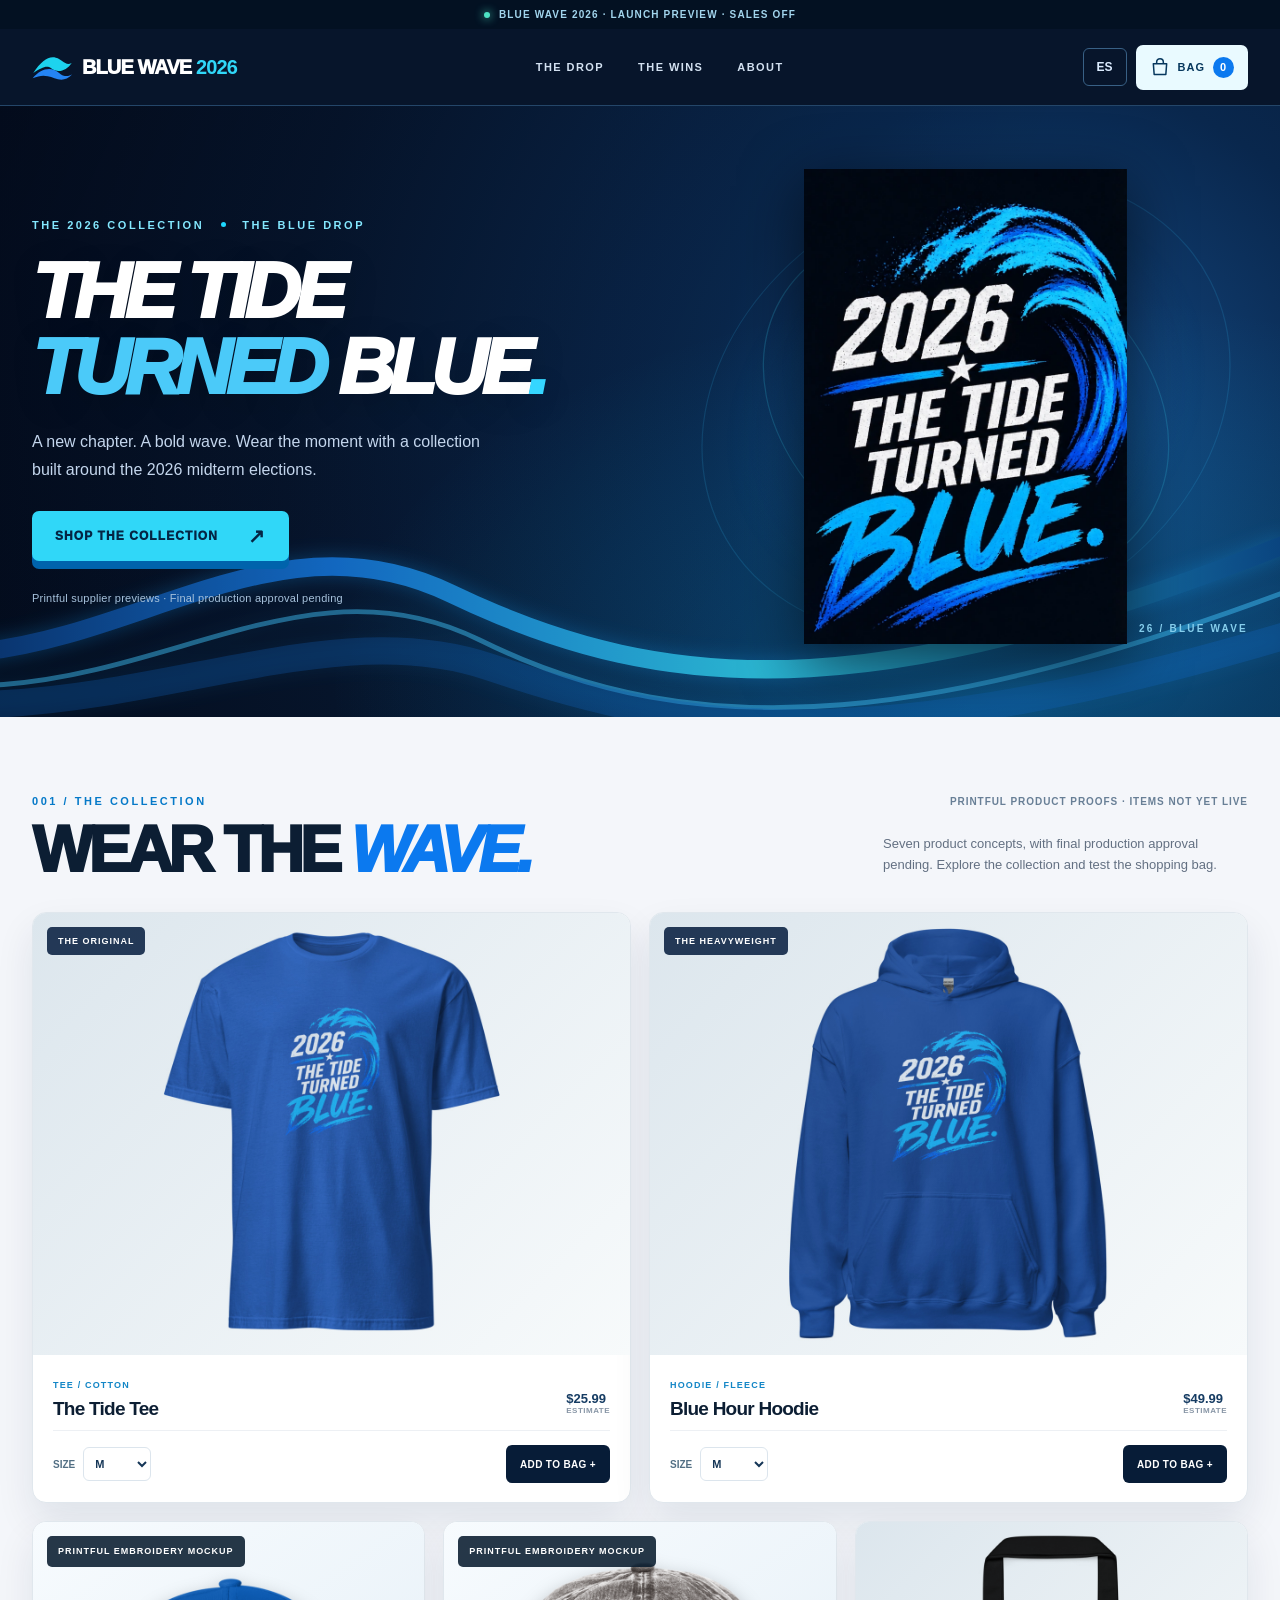
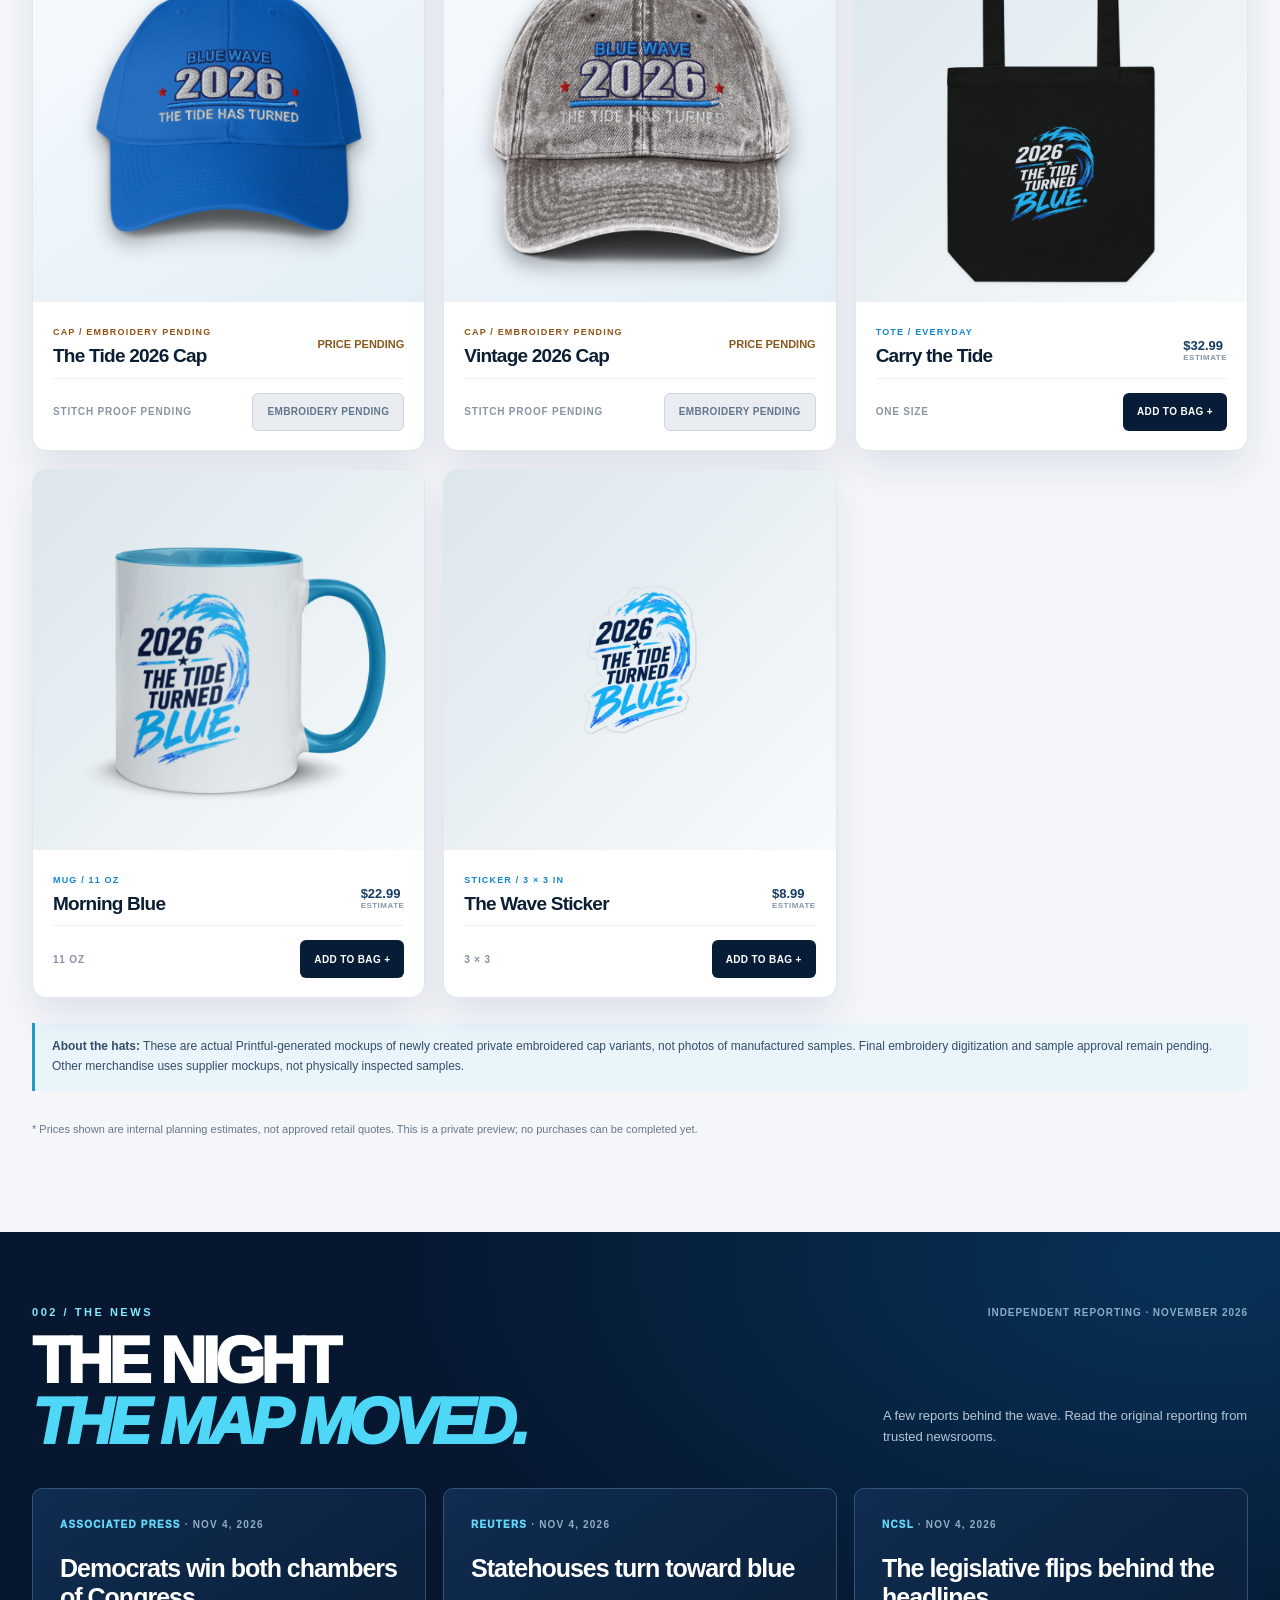
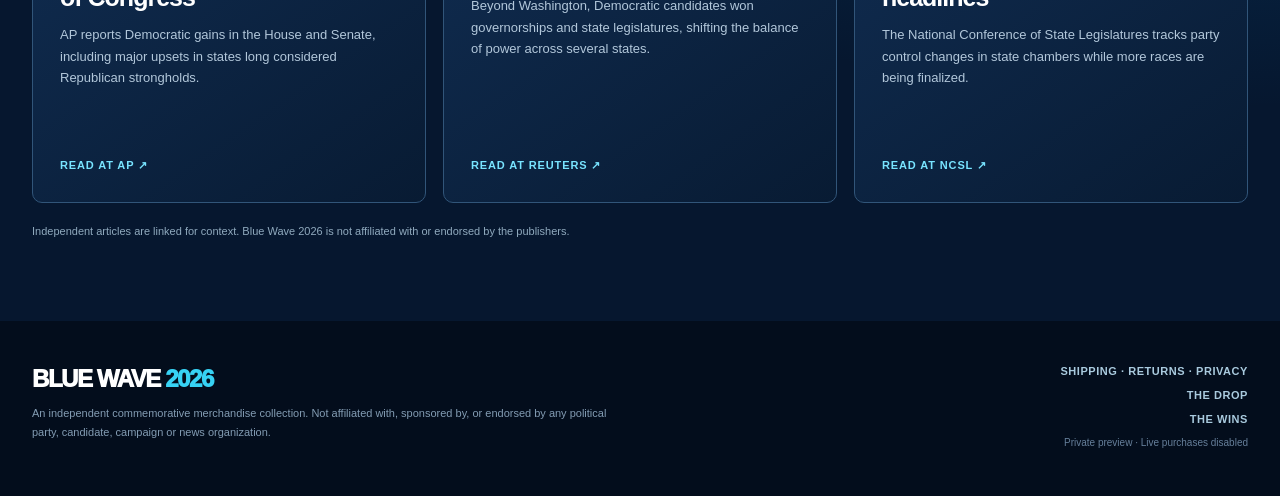
<file: index.html>
<!doctype html>
<html lang="en">
<head>
<meta charset="utf-8">
<meta name="viewport" content="width=device-width,initial-scale=1">
<meta name="theme-color" content="#061327">
<meta name="robots" content="noindex,nofollow">
<meta name="description" content="Blue Wave 2026 — The Tide Turned Blue. The commemorative merch collection and election reporting. Private store preview.">
<title>Blue Wave 2026 | The Tide Turned Blue</title>
<link rel="stylesheet" href="style.css">
<script src="app.js" defer></script>

</head>
<body>
<div class="preview-bar" role="status"><span class="light-dot"></span><span data-i18n="privateNotice">BLUE WAVE 2026 · LAUNCH PREVIEW · SALES OFF</span></div>
<header class="site-header">
  <div class="shell header-inner">
    <a class="wordmark" href="#top" aria-label="Blue Wave 2026 home">
      <svg viewBox="0 0 62 48" width="41" height="32" aria-hidden="true"><path d="M2 33c12-18 23-26 34-23C46 12 50 23 60 18c-8 12-21 16-31 8-7-5-14-1-27 7Z" fill="#1dd3ee"/><path d="M1 41C14 26 29 23 41 33c7 6 14 6 20 2-14 15-26 5-37 3-9-2-14 0-23 3Z" fill="#2484f4"/></svg>
      <span>BLUE WAVE <strong>2026</strong></span>
    </a>
    <nav class="main-nav" aria-label="Main navigation"><a href="#shop" data-i18n="shopNav">THE DROP</a><a href="#stories" data-i18n="newsNav">THE WINS</a><a href="#about" data-i18n="aboutNav">ABOUT</a></nav>
    <div class="header-tools">
      <button type="button" class="language-button" id="languageButton" aria-label="Change language">ES</button>
      <button type="button" class="bag-button" id="bagButton" aria-label="Open shopping bag" aria-haspopup="dialog" aria-controls="cartDrawer"><svg viewBox="0 0 24 24" width="20" height="20" aria-hidden="true"><path d="M4 8h16l-1 13H5L4 8Zm4 1V6a4 4 0 0 1 8 0v3" stroke="currentColor" stroke-width="1.8" stroke-linejoin="round" fill="none"/></svg><span data-i18n="bag">BAG</span><span id="bagCount" class="bag-count">0</span></button>
    </div>
  </div>
</header>
<main id="top">
  <section class="hero">
    <div class="hero-glow" aria-hidden="true"></div>
    <svg class="flowing-waves" viewBox="0 0 1450 340" preserveAspectRatio="none" aria-hidden="true">
      <defs><linearGradient id="curl" x1="0" y1="0" x2="1" y2="0"><stop offset="0" stop-color="#061e52"/><stop offset=".35" stop-color="#188bff"/><stop offset=".62" stop-color="#38e7ff"/><stop offset="1" stop-color="#04347a"/></linearGradient></defs>
      <path class="wave-path wave-one" d="M-130 150 C150 270 330 10 565 120 S1030 240 1510 45" stroke="url(#curl)" stroke-width="19" fill="none"/>
      <path class="wave-path wave-two" d="M-130 177 C180 306 366 57 596 168 S1080 260 1520 92" stroke="#42c8ff" stroke-width="5" fill="none" opacity=".65"/>
      <path class="wave-path wave-three" d="M-140 208 C160 298 398 127 607 196 S1020 300 1550 133" stroke="#136fd6" stroke-width="28" fill="none" opacity=".34"/>
    </svg>
    <div class="shell hero-inner">
      <div class="hero-copy">
        <p class="eyebrow">THE 2026 COLLECTION <span class="divider-dot"></span> THE BLUE DROP</p>
        <h1>THE TIDE<br><em>TURNED</em> BLUE<span class="period">.</span></h1>
        <p class="hero-description" data-i18n="heroDescription">A new chapter. A bold wave. Wear the moment with a collection built around the 2026 midterm elections.</p>
        <a class="primary-cta" href="#shop"><span data-i18n="shopCollection">SHOP THE COLLECTION</span><span aria-hidden="true">↗</span></a>
        <div class="hero-footnote" data-i18n="introFootnote">Printful supplier previews · Final production approval pending</div>
      </div>
      <div class="hero-visual" aria-label="2026 The Tide Turned Blue original merch artwork">
        <div class="hero-orbit hero-orbit-one"></div><div class="hero-orbit hero-orbit-two"></div>
        <img src="assets/hero.webp" alt="2026 The Tide Turned Blue original distressed wave artwork" fetchpriority="high">
        <span class="hero-number">26 / BLUE WAVE</span>
      </div>
    </div>
  </section>
  <section class="shop-section shell" id="shop" aria-labelledby="shopHeading">
    <div class="section-topline"><span class="eyebrow dark">001 / THE COLLECTION</span><span class="small-note" data-i18n="draftNotice">PRINTFUL PRODUCT PROOFS · ITEMS NOT YET LIVE</span></div>
    <div class="section-title-row"><h2 id="shopHeading">WEAR THE <em>WAVE.</em></h2><p data-i18n="collectionIntro">Seven product concepts, with final production approval pending. Explore the collection and test the shopping bag.</p></div>
    <div class="catalog-grid" id="catalogGrid">
      <article class="item-card featured" data-key="tee"><div class="item-photo"><img src="assets/printful_tee.jpg" alt="Royal Blue 2026 Tide Turned Blue T-shirt, official Printful mockup" loading="eager"><span class="item-chip">THE ORIGINAL</span></div><div class="item-meta"><div><span class="item-type">TEE / COTTON</span><h3>THE TIDE TEE</h3></div><span class="estimate" data-estimate="tee"></span></div><div class="item-actions"><label class="size-picker"><span data-i18n="size">SIZE</span><select data-size="tee" aria-label="T-shirt size"><option>XS</option><option>S</option><option selected>M</option><option>L</option><option>XL</option><option>2XL</option><option>3XL</option><option>4XL</option><option>5XL</option></select></label><button type="button" data-add="tee" class="add-button" data-i18n="addBag">ADD TO BAG +</button></div></article>
      <article class="item-card featured" data-key="hoodie"><div class="item-photo"><img src="assets/printful_hoodie.jpg" alt="Royal Blue Tide hoodie, official Printful mockup" loading="eager"><span class="item-chip">THE HEAVYWEIGHT</span></div><div class="item-meta"><div><span class="item-type">HOODIE / FLEECE</span><h3>BLUE HOUR HOODIE</h3></div><span class="estimate" data-estimate="hoodie"></span></div><div class="item-actions"><label class="size-picker"><span data-i18n="size">SIZE</span><select data-size="hoodie" aria-label="Hoodie size"><option>S</option><option selected>M</option><option>L</option><option>XL</option><option>2XL</option><option>3XL</option></select></label><button type="button" data-add="hoodie" class="add-button" data-i18n="addBag">ADD TO BAG +</button></div></article>
      <article class="item-card proof-card" data-key="bluecap"><div class="item-photo"><img src="assets/printful_royal_hat_v5_mockup.png" alt="Printful-generated mockup of royal-blue cap with embroidered 2026 wave design, final stitch proof pending" loading="eager"><span class="item-chip">PRINTFUL EMBROIDERY MOCKUP</span></div><div class="item-meta"><div><span class="item-type">CAP / EMBROIDERY PENDING</span><h3>THE TIDE 2026 CAP</h3></div><span class="estimate" data-estimate="bluecap"></span></div><div class="item-actions"><span class="one-size">STITCH PROOF PENDING</span><button type="button" data-add="bluecap" class="add-button" disabled aria-disabled="true" title="Waiting for embroidery digitization and production approval">EMBROIDERY PENDING</button></div></article>
      <article class="item-card proof-card" data-key="blackcap"><div class="item-photo"><img src="assets/printful_vintage_hat_v7_white_mockup.png" alt="Printful-generated mockup of vintage charcoal cap with blue BLUE WAVE, large white 2026, white slogan and wave underline, final stitch proof pending" loading="eager"><span class="item-chip">PRINTFUL EMBROIDERY MOCKUP</span></div><div class="item-meta"><div><span class="item-type">CAP / EMBROIDERY PENDING</span><h3>VINTAGE 2026 CAP</h3></div><span class="estimate" data-estimate="blackcap"></span></div><div class="item-actions"><span class="one-size">STITCH PROOF PENDING</span><button type="button" data-add="blackcap" class="add-button" disabled aria-disabled="true" title="Waiting for embroidery digitization and production approval">EMBROIDERY PENDING</button></div></article>
      <article class="item-card" data-key="tote"><div class="item-photo"><img src="assets/printful_tote.jpg" alt="Black printed cotton tote official Printful mockup" loading="eager"></div><div class="item-meta"><div><span class="item-type">TOTE / EVERYDAY</span><h3>CARRY THE TIDE</h3></div><span class="estimate" data-estimate="tote"></span></div><div class="item-actions"><span class="one-size" data-i18n="oneSize">ONE SIZE</span><button type="button" data-add="tote" class="add-button" data-i18n="addBag">ADD TO BAG +</button></div></article>
      <article class="item-card" data-key="mug"><div class="item-photo"><img src="assets/printful_mug.jpg" alt="Blue-accent ceramic coffee mug official Printful mockup" loading="eager"></div><div class="item-meta"><div><span class="item-type">MUG / 11 OZ</span><h3>MORNING BLUE</h3></div><span class="estimate" data-estimate="mug"></span></div><div class="item-actions"><span class="one-size">11 OZ</span><button type="button" data-add="mug" class="add-button" data-i18n="addBag">ADD TO BAG +</button></div></article>
      <article class="item-card" data-key="sticker"><div class="item-photo"><img src="assets/printful_sticker.jpg" alt="Die-cut Blue Wave sticker official Printful mockup" loading="eager"></div><div class="item-meta"><div><span class="item-type">STICKER / 3 × 3 IN</span><h3>THE WAVE STICKER</h3></div><span class="estimate" data-estimate="sticker"></span></div><div class="item-actions"><span class="one-size">3 × 3</span><button type="button" data-add="sticker" class="add-button" data-i18n="addBag">ADD TO BAG +</button></div></article>
    </div>
    <p class="product-review-note"><strong>About the hats:</strong> These are actual Printful-generated mockups of newly created private embroidered cap variants, not photos of manufactured samples. Final embroidery digitization and sample approval remain pending. Other merchandise uses supplier mockups, not physically inspected samples.</p>
    <p class="pricing-note" data-i18n="pricingNote">* Prices shown are internal planning estimates, not approved retail quotes. This is a private preview; no purchases can be completed yet.</p>
  </section>
  <section id="stories" class="stories-section" aria-labelledby="storiesHeading">
    <div class="shell">
      <div class="section-topline"><span class="eyebrow">002 / THE NEWS</span><span class="small-note light" data-i18n="verifiedCoverage">INDEPENDENT REPORTING · NOVEMBER 2026</span></div>
      <div class="section-title-row"><h2 id="storiesHeading">THE NIGHT<br><em>THE MAP MOVED.</em></h2><p data-i18n="storiesIntro">A few reports behind the wave. Read the original reporting from trusted newsrooms.</p></div>
      <div class="story-grid">
        <article class="story-card"><span class="source">ASSOCIATED PRESS <span>· NOV 4, 2026</span></span><h3>Democrats win both chambers of Congress</h3><p data-i18n="article1">AP reports Democratic gains in the House and Senate, including major upsets in states long considered Republican strongholds.</p><a target="_blank" rel="noopener noreferrer" href="https://www.local10.com/news/politics/2026/11/04/democrats-win-the-us-house-and-senate-as-voters-deliver-a-strong-rebuke-to-trump-and-republicans/" data-i18n="readAP">READ AT AP ↗</a></article>
        <article class="story-card"><span class="source">REUTERS <span>· NOV 4, 2026</span></span><h3>Statehouses turn toward blue</h3><p data-i18n="article2">Beyond Washington, Democratic candidates won governorships and state legislatures, shifting the balance of power across several states.</p><a target="_blank" rel="noopener noreferrer" href="https://www.reuters.com/world/us/blue-wave-crashes-through-us-state-government-races-2026-11-04/" data-i18n="readReuters">READ AT REUTERS ↗</a></article>
        <article class="story-card"><span class="source">NCSL <span>· NOV 4, 2026</span></span><h3>The legislative flips behind the headlines</h3><p data-i18n="article3">The National Conference of State Legislatures tracks party control changes in state chambers while more races are being finalized.</p><a target="_blank" rel="noopener noreferrer" href="https://www.ncsl.org/news/details/2026-state-legislative-elections-the-results-and-what-they-mean" data-i18n="readNCSL">READ AT NCSL ↗</a></article>
      </div>
      <p class="editorial-note" data-i18n="sourceDisclaimer">Independent articles are linked for context. Blue Wave 2026 is not affiliated with or endorsed by the publishers.</p>
    </div>
  </section>
</main>
<footer id="about" class="site-footer"><div class="shell footer-inner"><div><a class="footer-brand" href="#top">BLUE WAVE <span>2026</span></a><p data-i18n="footerDescription">An independent commemorative merchandise collection. Not affiliated with, sponsored by, or endorsed by any political party, candidate, campaign or news organization.</p></div><div class="footer-right"><a href="store-info.html">SHIPPING · RETURNS · PRIVACY</a><a href="#shop" data-i18n="shopNav">THE DROP</a><a href="#stories" data-i18n="newsNav">THE WINS</a><span data-i18n="footerPrivate">Private preview · Live purchases disabled</span></div></div></footer>
<div id="cartBackdrop" class="cart-backdrop" hidden></div>
<aside id="cartDrawer" class="cart-drawer" role="dialog" aria-modal="true" aria-labelledby="cartHeading" tabindex="-1" hidden>
  <div class="cart-head"><div><span class="eyebrow dark">THE BLUE DROP</span><h2 id="cartHeading" data-i18n="yourBag">YOUR BAG</h2></div><button type="button" id="cartClose" class="close-cart" aria-label="Close bag">×</button></div>
  <div class="cart-items" id="cartItems" aria-live="polite"></div>
  <div class="cart-bottom"><p class="cart-total"><span data-i18n="estimatedSubtotal">Estimated subtotal</span><strong id="cartSubtotal">$0.00</strong></p><p class="cart-disclaimer" data-i18n="cartDisclaimer">Planning prices only. Taxes, shipping and final product prices are not verified. No payment information is collected.</p><button type="button" id="checkoutButton" class="checkout-button" disabled>CHECKOUT NOT YET OPEN</button><p id="checkoutInfo" class="checkout-info" aria-live="polite" hidden data-i18n="checkoutExplanation">Sandbox checkout is available for testing. Real sales remain disabled until production pricing, tax, shipping, and fulfillment are approved.</p></div>
</aside>
<div id="announcement" class="announcement" role="status" aria-live="polite"></div>
</body>
</html>
</file>
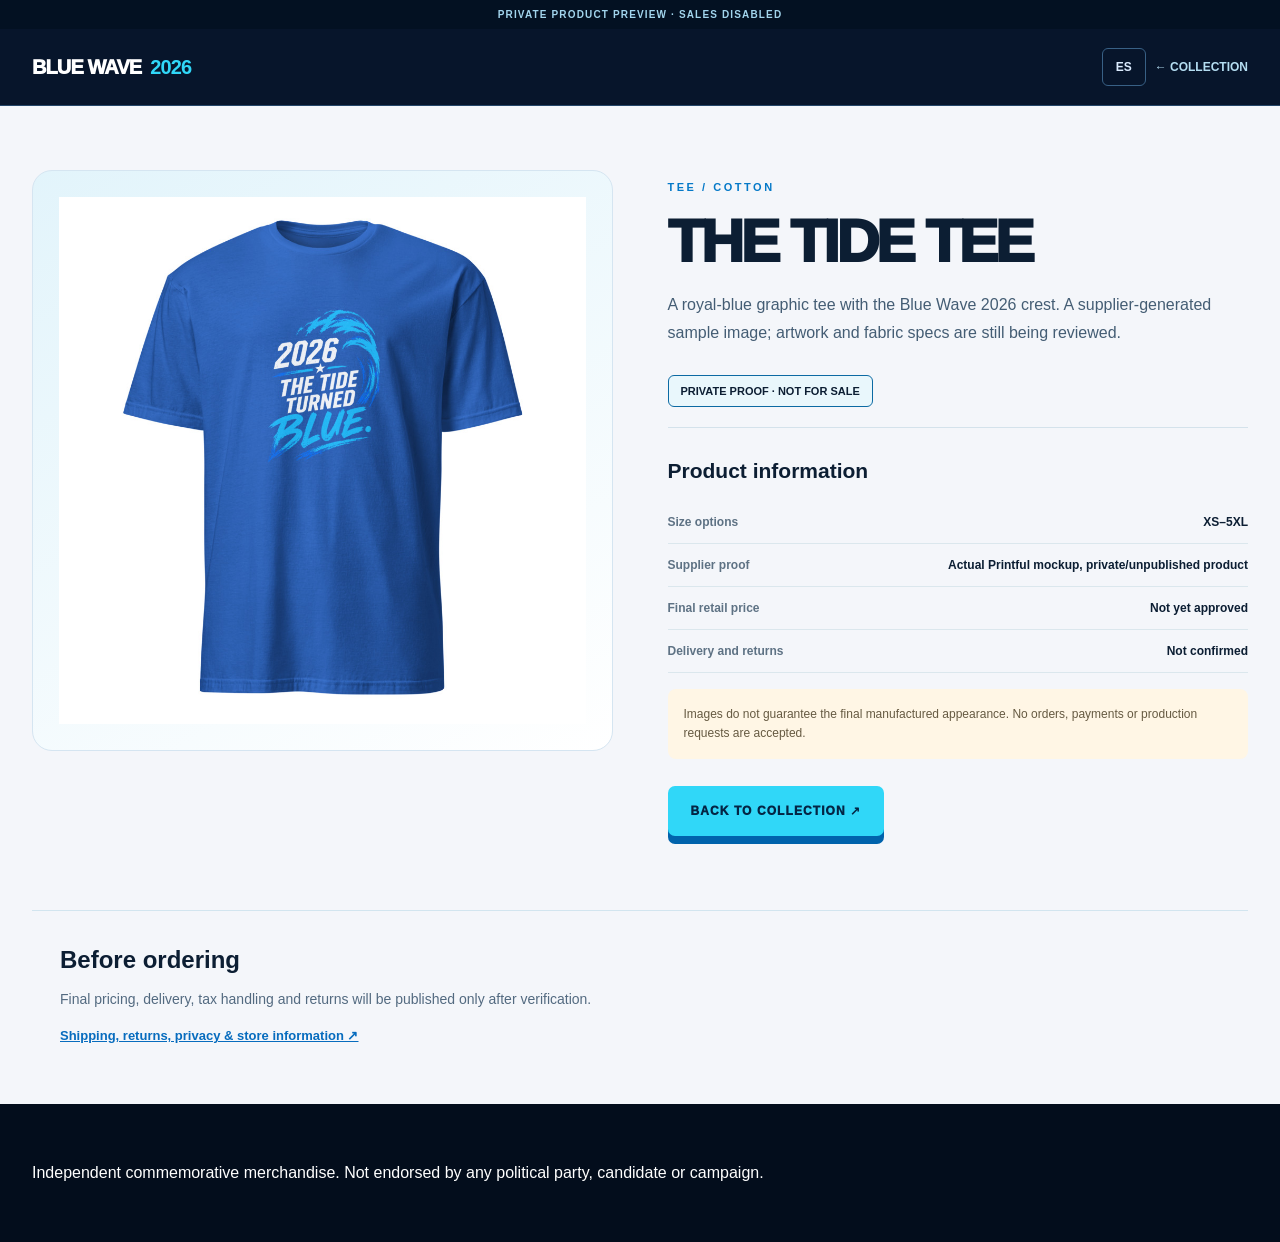
<file: details.html>
<!doctype html><html lang="en"><head><meta charset="utf-8"><meta name="viewport" content="width=device-width,initial-scale=1"><meta name="robots" content="noindex,nofollow"><meta name="theme-color" content="#061327"><title>Collection Details | Blue Wave 2026</title><link rel="stylesheet" href="style.css"><link rel="stylesheet" href="details.css"><script defer src="details.js"></script></head><body>
<div class="preview-bar">PRIVATE PRODUCT PREVIEW · SALES DISABLED</div>
<header class="site-header"><div class="shell header-inner"><a class="wordmark" href="index.html">BLUE WAVE <strong>2026</strong></a><div class="header-tools"><button class="language-button" id="lang" type="button">ES</button><a class="detail-return" href="index.html#shop" id="back">← COLLECTION</a></div></div></header>
<main class="shell detail-layout"><div class="detail-image"><img id="photo" alt="" src="assets/printful_tee.jpg"></div><div class="detail-info"><p class="eyebrow dark" id="category">2026 COLLECTION</p><h1 id="title">THE TIDE TEE</h1><p class="detail-summary" id="summary"></p><span class="detail-status" id="status"></span><section class="detail-facts"><h2 id="factsHeading">Product information</h2><dl><div><dt id="sizeLabel">Size options</dt><dd id="sizes"></dd></div><div><dt id="sourceLabel">Supplier proof</dt><dd id="proof"></dd></div><div><dt id="priceLabel">Final retail price</dt><dd id="price"></dd></div><div><dt id="deliveryLabel">Delivery and returns</dt><dd id="delivery"></dd></div></dl></section><p id="warning" class="detail-warning"></p><p id="capProofLink" hidden><a href="hat-review.html" style="color:#087ac4;font-weight:900;text-decoration:underline">VIEW BOTH EMBROIDERY DESIGNS ↗</a></p><a href="index.html#shop" class="primary-cta" id="returnShop">BACK TO COLLECTION ↗</a></div></main>
<section class="shell detail-support"><h2 id="supportHeading">Before you order</h2><p id="supportCopy"></p><a href="store-info.html" id="supportLink">Shipping, returns, privacy & store information ↗</a></section>
<footer class="site-footer"><div class="shell"><p>Independent commemorative merchandise. Not endorsed by any political party, candidate or campaign.</p></div></footer></body></html>
</file>
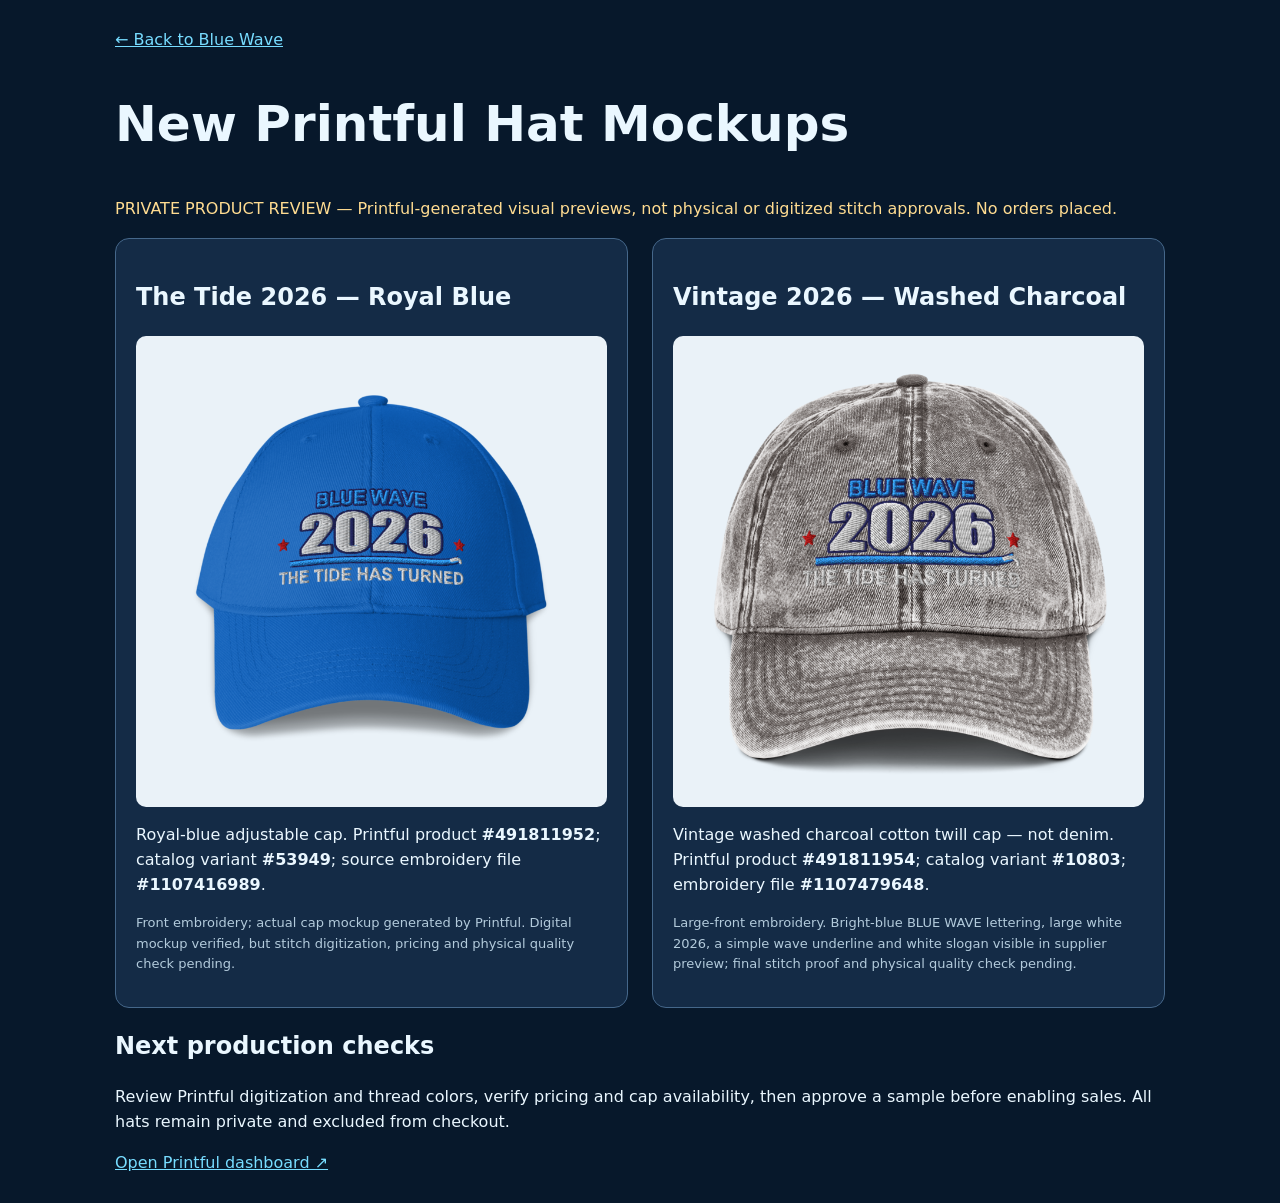
<file: hat-review.html>
<!doctype html><html lang="en"><head><meta charset="utf-8"><meta name="viewport" content="width=device-width,initial-scale=1"><meta name="robots" content="noindex,nofollow"><title>Blue Wave | Printful Embroidery Mockups</title><style>
body{margin:0;background:#07182b;color:#eaf7ff;font:16px/1.55 system-ui}main{max-width:1050px;margin:auto;padding:28px 22px}a{color:#77dcff}h1{font-size:clamp(28px,4.5vw,50px)}.grid{display:grid;grid-template-columns:repeat(auto-fit,minmax(290px,1fr));gap:24px}.tile{background:#142b46;border:1px solid #45678a;border-radius:14px;padding:20px}.art{background:#eaf2f8;border-radius:10px;display:grid;place-items:center}.art img{width:100%;height:auto}.note{color:#ffdc91}.small{font-size:13px;color:#b3cbdc}small{color:#a6cee7}
</style></head><body><main><a href="index.html">← Back to Blue Wave</a><h1>New Printful Hat Mockups</h1><p class="note">PRIVATE PRODUCT REVIEW — Printful-generated visual previews, not physical or digitized stitch approvals. No orders placed.</p>
<div class="grid"><article class="tile"><h2>The Tide 2026 — Royal Blue</h2><div class="art"><img src="assets/printful_royal_hat_v5_mockup.png" alt="Printful-generated royal blue cap with 2026 wave embroidery"></div><p>Royal-blue adjustable cap. Printful product <b>#491811952</b>; catalog variant <b>#53949</b>; source embroidery file <b>#1107416989</b>.</p><p class="small">Front embroidery; actual cap mockup generated by Printful. Digital mockup verified, but stitch digitization, pricing and physical quality check pending.</p></article>
<article class="tile"><h2>Vintage 2026 — Washed Charcoal</h2><div class="art"><img src="assets/printful_vintage_hat_v7_white_mockup.png" alt="Printful-generated washed charcoal cap with bold 2026, BLUE WAVE embroidery, and white bottom slogan with white slogan"></div><p>Vintage washed charcoal cotton twill cap — not denim. Printful product <b>#491811954</b>; catalog variant <b>#10803</b>; embroidery file <b>#1107479648</b>.</p><p class="small">Large-front embroidery. Bright-blue BLUE WAVE lettering, large white 2026, a simple wave underline and white slogan visible in supplier preview; final stitch proof and physical quality check pending.</p></article></div>
<h2>Next production checks</h2><p>Review Printful digitization and thread colors, verify pricing and cap availability, then approve a sample before enabling sales. All hats remain private and excluded from checkout.</p><a href="https://www.printful.com/dashboard" target="_blank" rel="noopener noreferrer">Open Printful dashboard ↗</a></main></body></html>
</file>
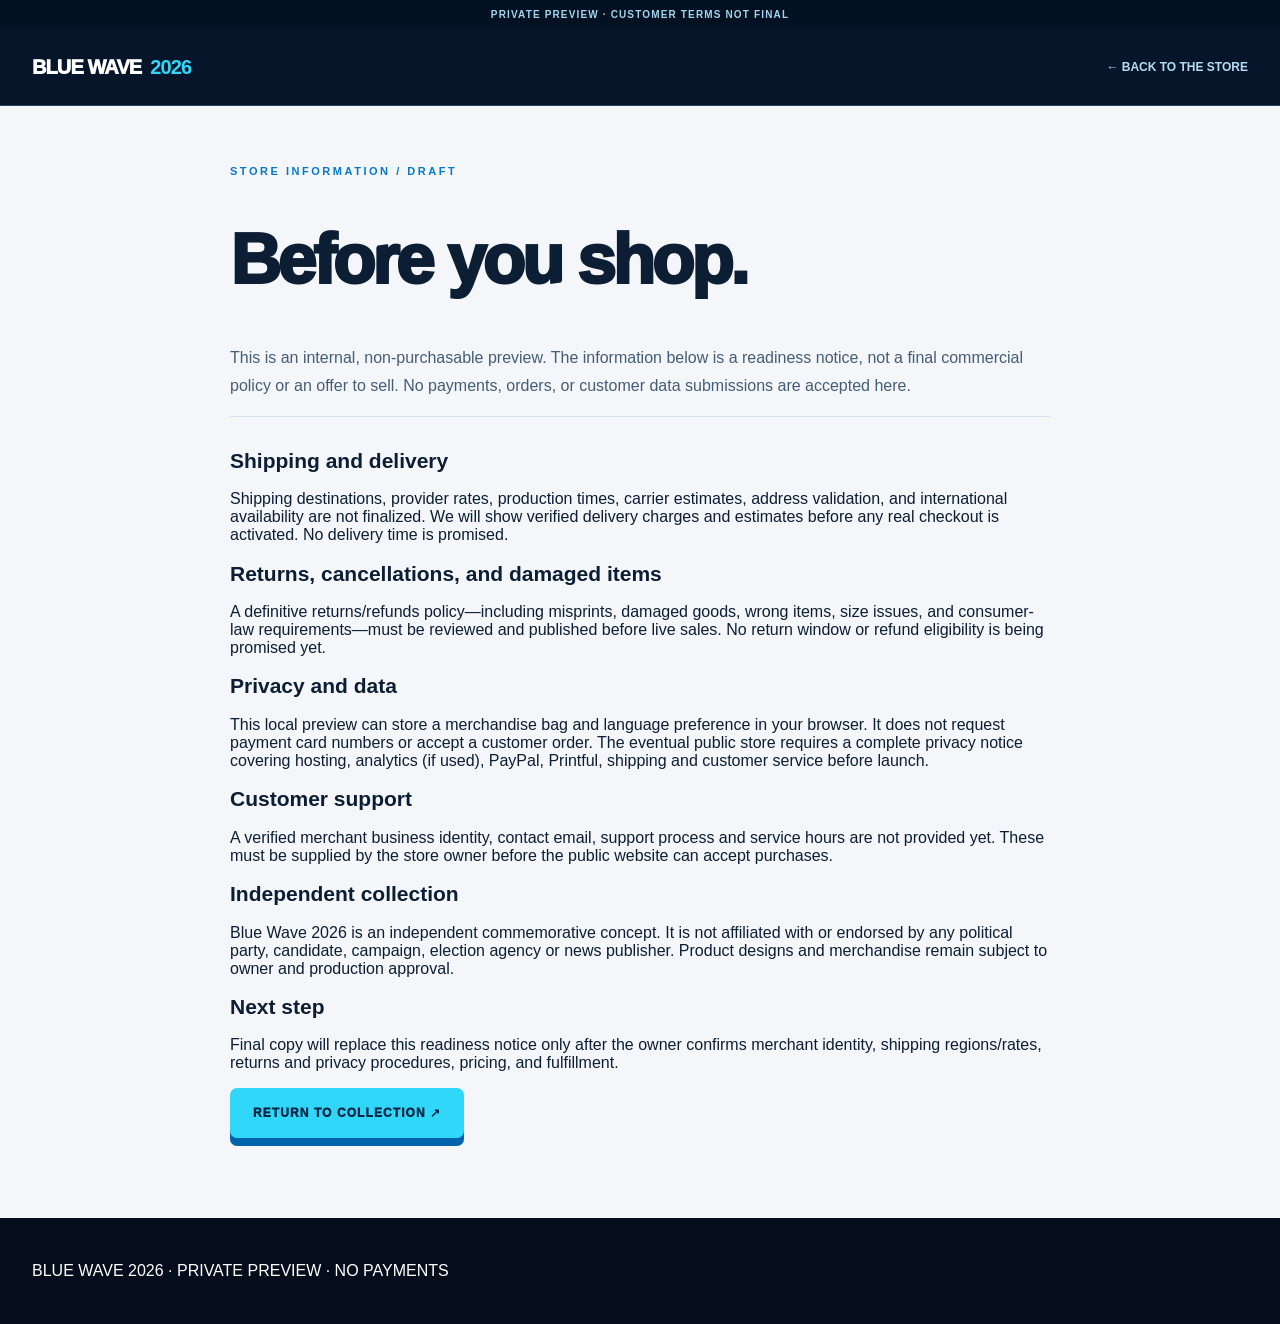
<file: store-info.html>
<!doctype html><html lang="en"><head><meta charset="utf-8"><meta name="viewport" content="width=device-width,initial-scale=1"><meta name="robots" content="noindex,nofollow"><title>Store Information | Blue Wave 2026</title><link rel="stylesheet" href="style.css"><link rel="stylesheet" href="details.css"></head><body><div class="preview-bar">PRIVATE PREVIEW · CUSTOMER TERMS NOT FINAL</div><header class="site-header"><div class="shell header-inner"><a class="wordmark" href="index.html">BLUE WAVE <strong>2026</strong></a><a class="detail-return" href="index.html">← BACK TO THE STORE</a></div></header><main class="shell" style="max-width:820px;padding-top:48px;padding-bottom:80px"><p class="eyebrow dark">STORE INFORMATION / DRAFT</p><h1 style="font:950 clamp(38px,6vw,70px)/1.05 Arial,sans-serif;letter-spacing:-.05em">Before you shop.</h1><p class="detail-summary">This is an internal, non-purchasable preview. The information below is a readiness notice, not a final commercial policy or an offer to sell. No payments, orders, or customer data submissions are accepted here.</p><div class="detail-facts">
<section id="shipping"><h2>Shipping and delivery</h2><p>Shipping destinations, provider rates, production times, carrier estimates, address validation, and international availability are not finalized. We will show verified delivery charges and estimates before any real checkout is activated. No delivery time is promised.</p></section>
<section id="returns"><h2>Returns, cancellations, and damaged items</h2><p>A definitive returns/refunds policy—including misprints, damaged goods, wrong items, size issues, and consumer-law requirements—must be reviewed and published before live sales. No return window or refund eligibility is being promised yet.</p></section>
<section id="privacy"><h2>Privacy and data</h2><p>This local preview can store a merchandise bag and language preference in your browser. It does not request payment card numbers or accept a customer order. The eventual public store requires a complete privacy notice covering hosting, analytics (if used), PayPal, Printful, shipping and customer service before launch.</p></section>
<section id="support"><h2>Customer support</h2><p>A verified merchant business identity, contact email, support process and service hours are not provided yet. These must be supplied by the store owner before the public website can accept purchases.</p></section>
<section id="independence"><h2>Independent collection</h2><p>Blue Wave 2026 is an independent commemorative concept. It is not affiliated with or endorsed by any political party, candidate, campaign, election agency or news publisher. Product designs and merchandise remain subject to owner and production approval.</p></section>
<section><h2>Next step</h2><p>Final copy will replace this readiness notice only after the owner confirms merchant identity, shipping regions/rates, returns and privacy procedures, pricing, and fulfillment.</p><a class="primary-cta" href="index.html">RETURN TO COLLECTION ↗</a></section></div></main><footer class="site-footer"><div class="shell">BLUE WAVE 2026 · PRIVATE PREVIEW · NO PAYMENTS</div></footer></body></html>
</file>
<file: style.css>
:root{--ink:#0c1e33;--deep:#06142d;--deep2:#092b56;--azure:#0b79ef;--cyan:#30d7f8;--pale:#f4f6fa;--white:#fff;--line:#dbe3eb;--muted:#637082;--shadow:0 18px 38px rgba(10,35,62,.09)}
*{box-sizing:border-box}html{scroll-behavior:smooth}body{margin:0;background:var(--pale);color:var(--ink);font-family:Inter,"Segoe UI",Arial,sans-serif;-webkit-font-smoothing:antialiased}
button,select,a{font:inherit}button{cursor:pointer}a{color:inherit;text-decoration:none}img{max-width:100%}button:focus-visible,a:focus-visible,select:focus-visible{outline:3px solid #15bfff;outline-offset:3px}
.shell{width:min(1250px,calc(100% - 64px));margin:auto}
.preview-bar{background:#031122;color:#a2d5ed;text-align:center;display:flex;justify-content:center;align-items:center;gap:9px;padding:9px 12px;font-size:10px;letter-spacing:.115em;font-weight:800}
.light-dot{background:#4de2c3;display:inline-block;width:6px;height:6px;border-radius:50%;box-shadow:0 0 10px #52ffdc}
.site-header{height:77px;background:#07152b;color:#fff;position:relative;z-index:15;border-bottom:1px solid #244669}
.header-inner{height:100%;display:flex;align-items:center;justify-content:space-between;gap:25px}.wordmark{display:flex;align-items:center;gap:9px;white-space:nowrap;letter-spacing:-.045em;font:950 20px/1 "Arial Black",Impact,sans-serif}.wordmark strong{color:var(--cyan)}
.main-nav{display:flex;align-items:center;gap:34px}.main-nav a{font-weight:800;font-size:11px;letter-spacing:.13em;color:#d3e1f1;transition:color .2s}.main-nav a:hover{color:#63e6ff}
.header-tools{display:flex;align-items:center;gap:9px}.language-button{border:1px solid #386085;background:transparent;color:#dcecff;border-radius:6px;padding:11px 13px;font-weight:800;font-size:12px}.bag-button{display:flex;align-items:center;gap:8px;background:#e9faff;color:#06375d;border:0;border-radius:7px;padding:12px 14px;font-size:11px;font-weight:900;letter-spacing:.09em}.bag-count{background:var(--azure);color:#fff;min-width:21px;height:21px;display:grid;place-items:center;border-radius:50%;font-size:11px}
.hero{min-height:600px;position:relative;overflow:hidden;background:radial-gradient(circle at 82% 52%,#154b86 0,#09274d 31%,#06152d 70%,#030d20 100%);color:#fff}
.hero-glow{position:absolute;inset:0;background:radial-gradient(ellipse at 80% 95%,rgba(16,186,245,.24),transparent 48%),linear-gradient(115deg,rgba(0,0,0,.14),transparent 70%);pointer-events:none}
.flowing-waves{position:absolute;inset:auto 0 -90px 0;width:100%;height:330px;opacity:.7;pointer-events:none;filter:drop-shadow(0 0 10px rgba(23,164,255,.4));transform:translateX(-3%) scaleX(1.07)}
.wave-path{stroke-dasharray:1800;stroke-dashoffset:0;animation:wave-drift 9s ease-in-out infinite alternate;transform-origin:center}
.wave-two{animation-duration:7s;animation-direction:alternate-reverse}.wave-three{animation-duration:11s}
@keyframes wave-drift{0%{transform:translate(-2%,6%);stroke-dashoffset:145}50%{transform:translate(0,-4%)}100%{transform:translate(3%,5%);stroke-dashoffset:-180}}
.hero-inner{position:relative;z-index:1;display:grid;grid-template-columns:1.05fr .95fr;align-items:center;gap:28px;min-height:600px;padding:55px 0 66px}
.hero-copy{position:relative;z-index:2}.eyebrow{font-weight:850;font-size:11px;letter-spacing:.23em;color:#84e8ff}.eyebrow.dark{color:#0579c8}.divider-dot{display:inline-block;width:5px;height:5px;margin:0 11px 2px;border-radius:50%;background:#1ed8ff}
.hero h1{font-family:"Arial Black",Impact,"Segoe UI",sans-serif;font-weight:1000;letter-spacing:-.075em;font-style:italic;font-size:clamp(57px,6.1vw,100px);line-height:.97;margin:23px 0 22px;max-width:780px;white-space:nowrap;text-shadow:0 10px 35px rgba(0,0,0,.15)}
.hero h1 em{font-style:inherit;color:#4bcaf9}.hero h1 .period{color:#35d6ff}.hero-description{font-size:16px;line-height:1.75;max-width:450px;color:#c4d6ed;margin:0 0 27px}
.primary-cta{display:inline-flex;align-items:center;justify-content:center;gap:30px;background:var(--cyan);color:#042544;font-size:12px;font-weight:950;letter-spacing:.09em;border-radius:7px;padding:18px 23px;box-shadow:0 8px 0 #0063ac;transition:transform .2s,box-shadow .2s}
.primary-cta:hover{transform:translateY(-3px);box-shadow:0 11px 0 #0063ac}.primary-cta span:last-child{font-size:20px;line-height:.5}
.hero-footnote{font-size:11px;color:#a7c2dc;margin-top:31px;letter-spacing:.02em}
.hero-visual{position:relative;height:490px;display:grid;place-items:center;isolation:isolate}.hero-visual img{max-height:475px;max-width:98%;height:100%;width:100%;object-fit:contain;position:relative;z-index:2;filter:drop-shadow(0 17px 31px #0009);animation:art-float 7s ease-in-out infinite}
@keyframes art-float{0%,100%{transform:translateY(5px) rotate(-1deg)}50%{transform:translateY(-8px) rotate(1deg)}}
.hero-orbit{position:absolute;border:1px solid rgba(54,185,243,.16);border-radius:50%;height:440px;width:440px;transform:rotate(-27deg) scaleX(1.25);background:radial-gradient(circle,#1775e42b 0,transparent 65%)}.hero-orbit-two{height:330px;width:330px;transform:rotate(30deg) scaleX(1.3);border-color:#39dafa35}
.hero-number{position:absolute;bottom:17px;right:0;z-index:4;font-size:10px;letter-spacing:.22em;color:#86ceec;font-weight:900}
.shop-section{padding-top:78px;padding-bottom:94px}.section-topline{display:flex;align-items:center;justify-content:space-between;gap:15px}.small-note{font-size:10px;letter-spacing:.095em;font-weight:850;color:#687f96}.small-note.light{color:#89abc9}
.section-title-row{display:flex;justify-content:space-between;align-items:end;gap:35px;margin:13px 0 31px}
.section-title-row h2{font:1000 clamp(40px,5vw,76px)/.95 "Arial Black",Impact,sans-serif;letter-spacing:-.07em;margin:0}.section-title-row h2 em{color:var(--azure);font-style:italic}
.section-title-row p{color:var(--muted);line-height:1.6;max-width:365px;font-size:13px;margin:0 0 5px}
.catalog-grid{display:grid;grid-template-columns:repeat(6,minmax(0,1fr));gap:18px}.item-card{grid-column:span 2;min-width:0;background:#fff;border:1px solid #e0e7ed;border-radius:14px;overflow:hidden;box-shadow:var(--shadow);transition:transform .2s,box-shadow .2s}.item-card.featured{grid-column:span 3}.item-card:hover{transform:translateY(-4px);box-shadow:0 20px 38px #10294822}
.product-detail-link{display:block}.product-detail-link:focus-visible{outline:3px solid #138cff;outline-offset:-3px}.item-photo{height:auto;aspect-ratio:1.03;position:relative;overflow:hidden;background:linear-gradient(135deg,#dce6ed,#f7fafb)}.featured .item-photo{aspect-ratio:1.35}.item-photo img{width:100%;height:100%;object-fit:contain;display:block;mix-blend-mode:multiply}
.item-chip{position:absolute;top:14px;left:14px;color:#fff;background:#051d3edb;border-radius:5px;padding:9px 11px;font-size:9px;font-weight:900;letter-spacing:.11em}
.item-meta{padding:19px 20px 10px;display:flex;justify-content:space-between;align-items:start;gap:10px}.item-type{font-size:9px;font-weight:850;letter-spacing:.13em;color:#1386c6}.item-meta h3{font-size:19px;letter-spacing:-.04em;margin:6px 0 0;line-height:1.18}.estimate{font-size:13px;white-space:nowrap;font-weight:800;color:#163c63;margin-top:17px}.estimate small{display:block;font-size:8px;color:#8896a6;font-weight:750;letter-spacing:.06em;text-align:right}
.item-actions{margin:0 20px 19px;display:flex;align-items:center;justify-content:space-between;gap:12px;padding-top:14px;border-top:1px solid #edf0f4}
.size-picker{display:flex;align-items:center;gap:8px;font-size:10px;font-weight:850;color:#526f84}.size-picker select{width:68px;border:1px solid #dce5ed;border-radius:6px;padding:9px 7px;background:#fff;color:#153657;font-size:11px;font-weight:900}
.one-size{font-size:10px;letter-spacing:.08em;font-weight:800;color:#8794a4}.add-button{border:0;border-radius:6px;background:#071c37;color:#fff;font-weight:850;letter-spacing:.035em;padding:11px 14px;font-size:10px;min-height:38px;white-space:nowrap}.add-button:hover{background:#0864b5}
.pricing-note{margin:29px 0 0;color:#667789;font-size:11px;line-height:1.7;max-width:850px}
.stories-section{background:#06172f;color:#fff;padding:74px 0 84px;position:relative;overflow:hidden}.stories-section:before{position:absolute;content:"";inset:0;background:radial-gradient(ellipse at 94% 4%,#0a69ab54,transparent 48%);pointer-events:none}
.stories-section .shell{position:relative}.stories-section .section-title-row{margin-bottom:35px}.stories-section .section-title-row h2 em{color:#4ed7f7}.stories-section .section-title-row p{color:#b5c7d8}
.story-grid{display:grid;grid-template-columns:repeat(3,minmax(0,1fr));gap:17px}.story-card{border:1px solid #315579;background:linear-gradient(145deg,#102c50,#081b33);padding:30px 27px;border-radius:10px;display:flex;flex-direction:column;min-height:315px;transition:border-color .2s}
.story-card:hover{border-color:#55d1ff}.story-card .source{font-size:10px;font-weight:950;color:#63d8f9;letter-spacing:.12em}.story-card .source span{color:#8eaec4;font-weight:600}
.story-card h3{font-size:25px;line-height:1.16;letter-spacing:-.04em;margin:24px 0 12px}.story-card p{font-size:13px;line-height:1.67;color:#b2c7da;margin:0 0 23px;flex:1}.story-card a{color:#78e4ff;font-weight:850;font-size:11px;letter-spacing:.08em}.story-card a:hover{text-decoration:underline}.editorial-note{font-size:11px;color:#90aabe;margin:22px 0 0}
.site-footer{background:#030d1c;color:#fff;padding:44px 0}.footer-inner{display:flex;justify-content:space-between;gap:40px}.footer-brand{font-size:24px;font-weight:1000;letter-spacing:-.06em}.footer-brand span{color:#37d2f4}.footer-inner p{color:#839cb3;max-width:590px;font-size:11px;line-height:1.7}.footer-right{display:flex;flex-direction:column;gap:12px;align-items:flex-end;font-size:11px;font-weight:800;letter-spacing:.05em;color:#a9cade}.footer-right span{font-size:10px;letter-spacing:0;color:#667f9a;font-weight:500}
.cart-backdrop{position:fixed;inset:0;background:#051324a9;z-index:90}.cart-drawer{position:fixed;right:0;top:0;bottom:0;width:min(440px,100%);z-index:91;background:#fafcff;color:#09203c;display:flex;flex-direction:column;box-shadow:-20px 0 60px #0003;animation:drawer-in .24s ease-out}
@keyframes drawer-in{from{transform:translateX(100%)}to{transform:translateX(0)}}
[hidden],.cart-backdrop[hidden],.cart-drawer[hidden]{display:none!important}.cart-head{display:flex;align-items:start;justify-content:space-between;padding:30px 25px 19px;border-bottom:1px solid #dae4ec}.cart-head h2{font-size:33px;margin:10px 0 0;font-weight:950}.close-cart{border:0;background:#e5eef6;color:#123b5d;font-size:26px;border-radius:50%;height:39px;width:39px}
.cart-items{flex:1;overflow:auto;padding:18px 25px}.empty-cart{text-align:center;padding:70px 20px;color:#5a748c}.cart-line{display:grid;grid-template-columns:86px minmax(0,1fr);gap:14px;padding:14px 0;border-bottom:1px solid #dae5ee}.cart-line img{height:92px;width:86px;object-fit:contain;background:#edf5f9;border-radius:8px}
.cart-line h3{margin:0 0 5px;font-size:16px}.cart-line p{font-size:12px;color:#657e93;margin:0}.line-footer{display:flex;align-items:center;justify-content:space-between;margin-top:11px;gap:6px}.line-price{font-weight:900;font-size:13px}.qty-controls{display:flex;gap:8px;align-items:center}.qty-controls button{border:1px solid #bfcddb;background:white;color:#153d5e;width:27px;height:27px;border-radius:6px;font-weight:900}
.remove-button{border:0;background:none;color:#597b99;font-size:11px;text-decoration:underline;padding:4px 0}
.cart-bottom{border-top:1px solid #dae5ee;background:#eef4f9;padding:22px 25px 28px}.cart-total{display:flex;justify-content:space-between;align-items:center;margin:0;font-weight:700;font-size:14px}.cart-total strong{font-size:23px}.cart-disclaimer{color:#688195;line-height:1.55;font-size:11px}.checkout-button{border:0;background:#113656;color:#fff;font-size:12px;letter-spacing:.08em;font-weight:950;padding:17px 15px;width:100%;border-radius:7px;cursor:pointer}.checkout-button:disabled{opacity:.55;cursor:not-allowed}.checkout-info{padding:13px;background:#fff;border-left:3px solid #1472bb;color:#395770;font-size:12px;line-height:1.55}.announcement{position:fixed;left:50%;bottom:25px;transform:translate(-50%,15px);background:#0a2748;color:#fff;border:1px solid #37cefd;padding:14px 20px;border-radius:10px;box-shadow:0 10px 30px #0003;opacity:0;pointer-events:none;transition:opacity .2s,transform .2s;z-index:110;font-size:12px;font-weight:850}.announcement.visible{opacity:1;transform:translate(-50%,0)}
body.cart-open{overflow:hidden}
@media(max-width:1050px){.hero-inner{gap:8px}.hero-visual{height:380px}.hero-visual img{max-height:370px}.hero h1{font-size:clamp(56px,6vw,78px)}.item-meta h3{font-size:17px}.item-actions{gap:6px;margin:0 13px 16px}.item-meta{padding:16px 13px 10px}.add-button{padding:10px 9px;font-size:9px}}
@media(max-width:800px){.shell{width:min(100% - 34px,1250px)}.site-header{height:69px}.wordmark{font-size:18px}.main-nav{gap:15px}.main-nav a{font-size:10px}.hero-inner{display:flex;flex-direction:column-reverse;text-align:center;gap:0;padding:30px 0 80px}.hero-visual{height:340px;width:100%}.hero-visual img{max-height:330px}.hero-copy{padding:0 0 10px}.hero h1{font-size:clamp(46px,8vw,76px);white-space:normal}.hero-description{margin-left:auto;margin-right:auto}.hero-footnote{font-size:10px}.flowing-waves{height:210px;bottom:-82px}.section-title-row{display:block}.section-title-row p{margin-top:18px}.catalog-grid{grid-template-columns:repeat(2,minmax(0,1fr));gap:12px}.item-card,.item-card.featured{grid-column:auto}.featured .item-photo,.item-photo{aspect-ratio:1.06}.story-grid{grid-template-columns:1fr}.story-card{min-height:unset}.stories-section{padding:60px 0}.footer-inner{display:block}.footer-right{align-items:flex-start;margin-top:25px}}
@media(max-width:560px){.main-nav a:last-child{display:none}.main-nav{gap:13px}.header-inner{gap:10px}.header-tools{gap:5px}.wordmark{font-size:15px}.wordmark svg{width:27px}.language-button{padding:9px}.bag-button{font-size:0;padding:9px 10px}.bag-button svg,.bag-count{font-size:11px}.hero{min-height:unset}.hero-inner{padding:20px 0 74px}.hero-visual{height:260px}.hero-visual img{max-height:250px}.hero-orbit{max-width:270px;max-height:270px}.hero h1{font-size:clamp(42px,10.4vw,60px);margin:16px 0}.hero-description{font-size:13px}.hero-footnote{line-height:1.5}.shop-section{padding-top:55px;padding-bottom:65px}.section-title-row h2{font-size:clamp(37px,8vw,54px)}.section-topline{display:block}.small-note{display:block;margin-top:7px}.item-photo,.featured .item-photo{aspect-ratio:1}.item-meta{display:block}.item-meta h3{font-size:15px}.estimate{display:inline-block;margin-top:8px}.estimate small{text-align:left}.item-chip{font-size:8px;padding:6px 7px;top:9px;left:9px}.item-actions{display:flex;flex-wrap:wrap}.add-button{flex:1;font-size:9px}.one-size{font-size:9px}.story-card h3{font-size:23px}.pricing-note{font-size:10px}}
@media(max-width:375px){.main-nav a:nth-child(2){display:none}.catalog-grid{gap:9px}.item-card,.item-card.featured{grid-column:span 2}.item-photo,.featured .item-photo{aspect-ratio:1.25}.item-meta{display:flex}.item-meta h3{font-size:18px}.item-actions{flex-wrap:nowrap}.add-button{font-size:11px}}
@media(max-width:650px){.main-nav{display:none}.header-inner{gap:10px}.header-tools{margin-left:auto;flex-shrink:0}.wordmark{flex-shrink:0}.wordmark svg{width:30px}.hero h1{font-size:clamp(39px,10vw,60px)}.hero-copy{min-width:0}.hero-visual{max-width:100%}}\n@media(min-width:376px) and (max-width:560px){.catalog-grid>.item-card:last-child{grid-column:span 2}.catalog-grid>.item-card:last-child .item-photo{aspect-ratio:2.2}.catalog-grid>.item-card:last-child .item-meta{display:flex}.catalog-grid>.item-card:last-child .item-actions{flex-wrap:nowrap}}\n@media(prefers-reduced-motion:reduce){*,*::before,*::after{animation:none!important;transition:none!important}html{scroll-behavior:auto}}
/* Product audit improvements: trustworthy states and responsive controls. */
.item-card.proof-card .item-photo{background:linear-gradient(145deg,#f7fbfe,#e3eef6);padding:12px}
.item-card.proof-card .item-photo img{mix-blend-mode:normal;filter:drop-shadow(0 9px 10px #0005)}
.item-card.proof-card .item-chip{background:#05192bdc;max-width:calc(100% - 26px);line-height:1.35}
.item-card.proof-card .item-type{color:#915315}
.item-card.proof-card .estimate{font-size:11px;white-space:normal;color:#88581d}
.item-actions{flex-wrap:wrap}
.item-actions .add-button{min-width:0;white-space:normal;flex-shrink:0}
.item-actions .add-button:disabled{background:#e9edf2;color:#61768b;border:1px solid #c9d4df;cursor:not-allowed}
.product-review-note{margin:25px 0 0;padding:14px 17px;border-left:3px solid #219bc7;background:#eaf4fb;color:#334e68;font-size:12px;line-height:1.65;border-radius:0 8px 8px 0}
@media(max-width:560px){.item-actions .add-button{width:100%;flex:1 1 100%}.item-card.proof-card .item-photo{padding:13px}.item-card.proof-card .item-chip{font-size:7px}}
</file>
<file: details.css>
.detail-return{color:#b4ddf1;font-size:12px;font-weight:900}.detail-layout{padding-top:64px;padding-bottom:74px;display:grid;grid-template-columns:1fr 1fr;gap:55px;align-items:start}.detail-image{background:linear-gradient(150deg,#e2f4fb,#fff);border:1px solid #d5e5f1;border-radius:20px;padding:26px;min-height:440px;display:grid;place-items:center}.detail-image img{width:100%;max-height:570px;object-fit:contain}.detail-info h1{font:950 clamp(34px,5vw,60px)/1.03 "Arial Black",Impact,sans-serif;letter-spacing:-.06em;margin:18px 0}.detail-summary{font-size:16px;line-height:1.75;color:#445d74}.detail-status{display:inline-block;margin:12px 0 20px;padding:9px 12px;border:1px solid #0c6aa3;background:#e9f7fc;border-radius:6px;font-size:11px;font-weight:900}.detail-facts{border-top:1px solid #d4e2eb;padding-top:14px}.detail-facts h2{font-size:21px}.detail-facts dl>div{display:flex;justify-content:space-between;gap:20px;border-bottom:1px solid #dbe7ed;padding:14px 0}.detail-facts dt{color:#5e7284;font-size:12px;font-weight:750}.detail-facts dd{margin:0;text-align:right;max-width:55%;font-size:12px;font-weight:850}.detail-warning{color:#665a42;background:#fff6e5;padding:16px;border-radius:8px;font-size:12px;line-height:1.6}.detail-info .primary-cta{margin-top:15px}.detail-support{padding:35px 28px 60px;border-top:1px solid #d2e5ef}.detail-support h2{margin:0 0 12px}.detail-support p{font-size:14px;color:#536a80;line-height:1.7}.detail-support a{font-size:13px;font-weight:900;color:#076cbe;text-decoration:underline}@media(max-width:800px){.detail-layout{grid-template-columns:1fr;gap:25px;padding-top:25px}.detail-image{min-height:230px}.detail-image img{max-height:370px}}
</file>
